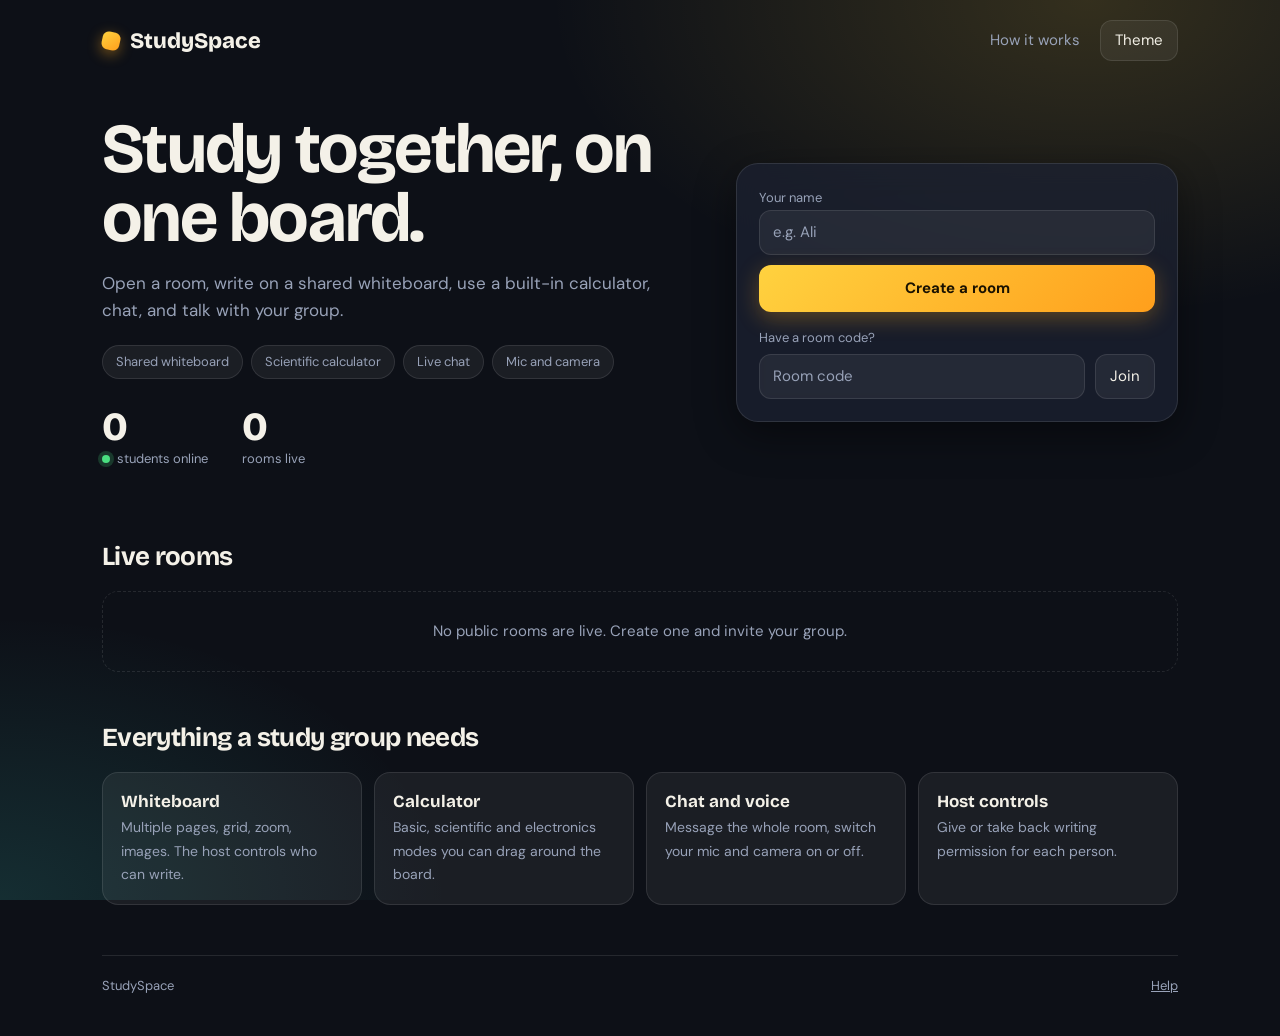
<file: index.html>
<!DOCTYPE html>
<html lang="en"><head><meta charset="utf-8">
<meta name="viewport" content="width=device-width,initial-scale=1">
<title>StudySpace - Study together on one board</title>
<meta name="description" content="StudySpace: group study rooms with a shared whiteboard, calculator, chat, mic and camera.">
<meta name="theme-color" content="#0d1017">
<link rel="icon" href="assets/favicon.svg" type="image/svg+xml">
<link rel="manifest" href="manifest.json">
<link href="https://fonts.googleapis.com/css2?family=Bricolage+Grotesque:wght@500;700;800&family=DM+Sans:wght@400;500;700&display=swap" rel="stylesheet">
<link rel="stylesheet" href="css/base.css">
<link rel="stylesheet" href="css/home.css">
<link rel="stylesheet" href="css/room.css">
<link rel="stylesheet" href="css/calculator.css">
</head><body data-t="dark">

<div id="home">
 <nav class="nav"><div class="logo"><i></i>StudySpace</div><div class="links"><a href="pages/help.html">How it works</a><button id="th" aria-label="Toggle light or dark theme">Theme</button></div></nav>
 <section class="hero">
  <div><h1>Study together, on one board.</h1>
   <p>Open a room, write on a shared whiteboard, use a built-in calculator, chat, and talk with your group.</p>
   <div class="chips"><span>Shared whiteboard</span><span>Scientific calculator</span><span>Live chat</span><span>Mic and camera</span></div>
   <div class="stats"><div><b id="sOn">0</b><span><i class="dot"></i>students online</span></div><div><b id="sRm">0</b><span>rooms live</span></div></div></div>
  <div class="box">
   <label for="nm">Your name</label><input id="nm" placeholder="e.g. Ali" maxlength="20">
   <div class="row"><button class="p" id="mk" style="flex:1;padding:12px">Create a room</button></div>
   <label style="display:block;margin-top:16px" for="jc">Have a room code?</label>
   <div class="row" style="margin:6px 0 0"><input id="jc" placeholder="Room code"><button id="jb">Join</button></div>
  </div>
 </section>
 <section class="sec"><h2>Live rooms</h2><div class="rooms" id="rl"></div></section>
 <section class="sec"><h2>Everything a study group needs</h2><div class="feats">
  <div class="feat"><b>Whiteboard</b><span>Multiple pages, grid, zoom, images. The host controls who can write.</span></div>
  <div class="feat"><b>Calculator</b><span>Basic, scientific and electronics modes you can drag around the board.</span></div>
  <div class="feat"><b>Chat and voice</b><span>Message the whole room, switch your mic and camera on or off.</span></div>
  <div class="feat"><b>Host controls</b><span>Give or take back writing permission for each person.</span></div></div></section>
 <footer><span>StudySpace</span><a href="pages/help.html">Help</a></footer>
</div>

<div class="modal hide" id="cm"><div class="box">
 <h3>Create a room</h3>
 <label for="rn">Room name</label><input id="rn" placeholder="Physics revision" maxlength="30">
 <label for="rc">Room code (leave empty to auto-generate)</label><input id="rc" placeholder="e.g. PHY101" maxlength="12">
 <label for="rv">Visibility</label><select id="rv"><option value="1">Public (shown on home page)</option><option value="0">Private (join with code only)</option></select>
 <div class="row"><button id="cx">Cancel</button><button class="p" id="cg" style="flex:1">Create and open</button></div>
 <div id="ce" style="color:var(--bad)"></div>
</div></div>

<div id="room" class="hide">
 <header class="rhead"><div class="logo"><i></i><span id="rt">Room</span></div><div><span id="rcode" style="color:var(--mu)"></span> <button id="cp">Copy code</button></div></header>
 <div id="bt">
  <button data-tool="pen" class="on">Pen</button><button data-tool="hl">Highlighter</button><button data-tool="er">Eraser</button>
  <input type="color" id="col" value="#1f4fd8" aria-label="Colour"><input type="range" id="sz" min="1" max="24" value="3" aria-label="Size">
  <button id="gd">Grid</button><button id="zo" aria-label="Zoom out">−</button><span id="zl">100%</span><button id="zi" aria-label="Zoom in">+</button>
  <button id="ap">+ Page</button><button id="im">Image</button><input type="file" id="fi" accept="image/*" class="hide">
  <button id="cl">Clear page</button><button id="cc">Calculator</button><span class="ro" id="ro"></span>
 </div>
 <div id="main"><div id="vids"></div><div id="scroll"></div>
  <div id="calc" class="hide"><div id="ch"><b>Calculator</b><button id="cz" style="padding:0 9px" aria-label="Close">×</button></div><div id="cb"></div></div></div>
 <aside id="side"><h3>People <span id="pc"></span></h3><div id="ppl"></div><h3>Chat</h3><div id="chat"></div>
  <form id="cf"><input id="ci" placeholder="Message everyone" autocomplete="off"><button class="p">Send</button></form></aside>
 <div id="ctl"><button id="mic">Mic off</button><button id="cam">Camera off</button><button id="hand">Raise hand</button><button id="lv">Leave</button></div>
</div>

<script src="js/core/config.js"></script>
<script src="js/core/presence.js"></script>
<script src="js/core/rooms.js"></script>
<script src="js/core/permissions.js"></script>
<script src="js/features/whiteboard.js"></script>
<script src="js/features/chat.js"></script>
<script src="js/features/media.js"></script>
<script src="js/features/calculator.js"></script>
<script src="js/main.js"></script>
</body></html>
</file>
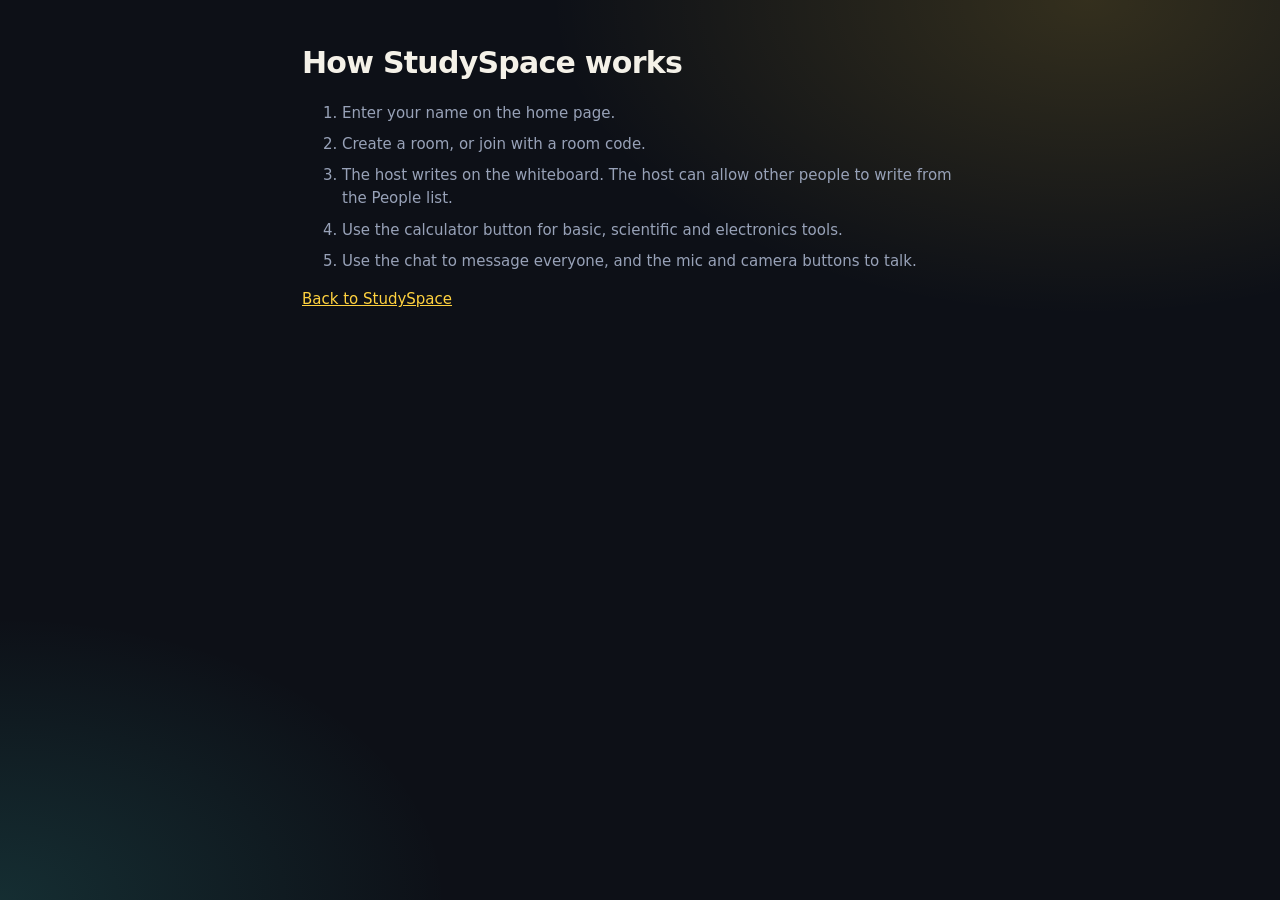
<file: pages/help.html>
<!DOCTYPE html><html lang="en"><head><meta charset="utf-8"><meta name="viewport" content="width=device-width,initial-scale=1"><title>How it works - StudySpace</title>
<link rel="icon" href="../assets/favicon.svg"><link rel="stylesheet" href="../css/base.css">
<style>main{max-width:720px;margin:0 auto;padding:40px 22px}li{margin:8px 0;color:var(--mu)}a{color:var(--ac)}</style></head>
<body data-t="dark"><main><h1>How StudySpace works</h1>
<ol><li>Enter your name on the home page.</li><li>Create a room, or join with a room code.</li><li>The host writes on the whiteboard. The host can allow other people to write from the People list.</li><li>Use the calculator button for basic, scientific and electronics tools.</li><li>Use the chat to message everyone, and the mic and camera buttons to talk.</li></ol>
<p><a href="../index.html">Back to StudySpace</a></p></main></body></html>
</file>
<file: css/base.css>
/* Design tokens, reset, buttons, inputs */
:root{--bg:#0d1017;--bg2:#141925;--pn:rgba(28,34,50,.72);--pn2:rgba(255,255,255,.06);--tx:#f4f1e8;--mu:#98a2b8;--ac:#ffd23f;--ac-2:#ff9f1c;--ac2:#46e3d8;--bd:rgba(255,255,255,.1);--bad:#ff6b6b;--r:16px;--sh:0 12px 40px rgba(0,0,0,.45)}
[data-t=light]{--bg:#f6f3ea;--bg2:#ebe6d6;--pn:rgba(255,255,255,.8);--pn2:rgba(20,25,40,.06);--tx:#171c2b;--mu:#636d85;--bd:rgba(20,25,40,.12);--ac:#e6a800;--ac-2:#d98200;--ac2:#0aa89e;--sh:0 12px 36px rgba(60,50,20,.15)}
*{box-sizing:border-box}html,body{height:100%}
body{margin:0;font:15px/1.55 "DM Sans",system-ui,sans-serif;background:var(--bg);color:var(--tx);-webkit-font-smoothing:antialiased}
body::before{content:"";position:fixed;inset:0;z-index:-1;background:radial-gradient(60% 50% at 85% 0%,rgba(255,210,63,.16),transparent 70%),radial-gradient(50% 45% at 0% 100%,rgba(70,227,216,.14),transparent 70%),var(--bg)}
h1,h2,h3{font-family:"Bricolage Grotesque",system-ui,sans-serif;margin:0;letter-spacing:-.025em}
button,input,select{font:inherit;color:inherit}
button{background:var(--pn2);border:1px solid var(--bd);border-radius:12px;padding:8px 14px;cursor:pointer;transition:transform .15s,background .15s,border-color .15s}
button:hover{border-color:var(--ac);transform:translateY(-1px)}button:active{transform:none}
button:disabled{opacity:.4;cursor:not-allowed;transform:none}
button:focus-visible,input:focus-visible,select:focus-visible{outline:2px solid var(--ac2);outline-offset:2px}
button.p{background:linear-gradient(135deg,var(--ac),var(--ac-2));color:#1a1200;border:0;font-weight:700;box-shadow:0 6px 22px rgba(255,170,30,.3)}
button.on{background:var(--ac2);color:#052321;border-color:var(--ac2);font-weight:600}
button.off{background:rgba(255,107,107,.16);color:var(--bad);border-color:rgba(255,107,107,.4)}
input,select{background:var(--pn2);border:1px solid var(--bd);border-radius:12px;padding:10px 13px;width:100%}
input::placeholder{color:var(--mu)}
label{font-size:13px;color:var(--mu)}
.hide{display:none!important}
.dot{display:inline-block;width:8px;height:8px;border-radius:50%;background:#4ade80;margin-right:7px;box-shadow:0 0 0 4px rgba(74,222,128,.2)}
#toast{position:fixed;bottom:22px;left:50%;transform:translateX(-50%);background:var(--ac);color:#1a1200;padding:10px 18px;border-radius:999px;z-index:99;font-weight:700;box-shadow:var(--sh)}
@media(prefers-reduced-motion:reduce){*{transition:none!important;animation:none!important}}
</file>
<file: css/home.css>
/* Landing page */
#home{max-width:1120px;margin:0 auto;padding:0 22px 40px}
.nav{display:flex;align-items:center;justify-content:space-between;padding:20px 0}
.nav .links{display:flex;gap:10px;align-items:center}.nav a{color:var(--mu);text-decoration:none;padding:6px 10px}.nav a:hover{color:var(--tx)}
.logo{font:800 22px "Bricolage Grotesque";display:flex;gap:10px;align-items:center}
.logo i{width:18px;height:18px;background:linear-gradient(135deg,var(--ac),var(--ac-2));border-radius:6px;transform:rotate(12deg);box-shadow:0 4px 14px rgba(255,170,30,.45)}
.hero{display:grid;grid-template-columns:1.15fr .85fr;gap:36px;align-items:center;padding:34px 0 20px}
.hero h1{font-size:clamp(38px,6.4vw,70px);line-height:.98}
.hero p{color:var(--mu);max-width:48ch;font-size:17px;margin:18px 0 0}
.chips{display:flex;flex-wrap:wrap;gap:8px;margin-top:22px}
.chips span{padding:6px 13px;border:1px solid var(--bd);border-radius:999px;font-size:13px;color:var(--mu);background:var(--pn2)}
.stats{display:flex;gap:34px;margin-top:28px}.stats b{font:800 40px "Bricolage Grotesque";display:block;line-height:1}.stats span{color:var(--mu);font-size:13px}
.box{background:var(--pn);backdrop-filter:blur(16px);-webkit-backdrop-filter:blur(16px);border:1px solid var(--bd);border-radius:22px;padding:22px;box-shadow:var(--sh)}
.row{display:flex;gap:10px;margin-top:10px}
.sec{margin-top:46px}.sec h2{font-size:26px;margin-bottom:14px}
.rooms{display:grid;grid-template-columns:repeat(auto-fill,minmax(300px,1fr));gap:12px}
.room{display:flex;justify-content:space-between;align-items:center;gap:12px;background:var(--pn);border:1px solid var(--bd);border-radius:var(--r);padding:14px 16px;transition:transform .15s,border-color .15s}
.room:hover{transform:translateY(-2px);border-color:var(--ac)}.room small{color:var(--mu)}
.empty{grid-column:1/-1;color:var(--mu);padding:28px;border:1px dashed var(--bd);border-radius:var(--r);text-align:center}
.feats{display:grid;grid-template-columns:repeat(auto-fit,minmax(220px,1fr));gap:12px}
.feat{padding:18px;border:1px solid var(--bd);border-radius:var(--r);background:var(--pn2)}.feat b{font:700 17px "Bricolage Grotesque";display:block;margin-bottom:4px}.feat span{color:var(--mu);font-size:14px}
footer{margin-top:50px;padding-top:20px;border-top:1px solid var(--bd);color:var(--mu);font-size:13px;display:flex;justify-content:space-between;flex-wrap:wrap;gap:8px}
footer a{color:var(--mu)}
.modal{position:fixed;inset:0;background:rgba(5,8,14,.65);backdrop-filter:blur(6px);display:grid;place-items:center;z-index:50;padding:16px}
.modal .box{width:min(440px,100%);display:grid;gap:10px;animation:pop .2s ease-out}
@keyframes pop{from{transform:scale(.96);opacity:0}}
@media(max-width:820px){.hero{grid-template-columns:1fr}.stats b{font-size:32px}}
</file>
<file: css/room.css>
/* Study room layout, toolbar, whiteboard, chat, people */
#room{display:grid;grid-template-columns:1fr 310px;grid-template-rows:auto auto 1fr auto;height:100vh}
.rhead{grid-column:1/-1;display:flex;align-items:center;justify-content:space-between;padding:10px 18px;border-bottom:1px solid var(--bd);background:var(--pn);backdrop-filter:blur(14px)}
#bt{grid-column:1;display:flex;gap:6px;align-items:center;flex-wrap:wrap;padding:10px 14px;margin:10px 0 0 12px;border:1px solid var(--bd);border-radius:16px;background:var(--pn);backdrop-filter:blur(14px)}
#bt button{padding:6px 11px;font-size:14px}#bt input[type=color]{width:38px;height:34px;padding:2px;border-radius:10px}#bt input[type=range]{width:90px;padding:0;accent-color:var(--ac)}
#bt .ro{color:var(--mu);font-size:13px;margin-left:auto}
#main{position:relative;overflow:hidden;grid-column:1}
#scroll{height:100%;overflow:auto;padding:18px 20px}
.pg{position:relative;margin:0 auto 8px;background-color:#fffef9;border-radius:6px;box-shadow:0 10px 40px rgba(0,0,0,.4)}
.pg.grid{background-image:linear-gradient(rgba(0,0,0,.08) 1px,transparent 1px),linear-gradient(90deg,rgba(0,0,0,.08) 1px,transparent 1px);background-size:30px 30px}
.pg canvas{display:block;width:100%;height:100%;touch-action:none;cursor:crosshair}
.pn{text-align:center;color:var(--mu);font-size:13px;margin-bottom:24px}
#side{grid-column:2;grid-row:2/5;border-left:1px solid var(--bd);display:flex;flex-direction:column;min-height:0;background:var(--pn);backdrop-filter:blur(14px)}
#side h3{font-size:15px;padding:14px 16px 6px}
#ppl{padding:0 10px;max-height:34%;overflow:auto}
.pp{display:flex;align-items:center;gap:6px;padding:6px;font-size:14px;border-radius:10px}.pp:hover{background:var(--pn2)}
.pp span{flex:1;overflow:hidden;text-overflow:ellipsis;white-space:nowrap}.pp button{padding:2px 9px;font-size:12px}
#chat{flex:1;overflow:auto;padding:6px 16px;font-size:14px;min-height:0}
.m{margin:8px 0;padding:8px 11px;background:var(--pn2);border-radius:12px}.m b{color:var(--ac2)}.m small{color:var(--mu);margin-left:6px}
#cf{display:flex;gap:6px;padding:12px}
#ctl{grid-column:1;display:flex;gap:8px;justify-content:center;flex-wrap:wrap;padding:12px;border-top:1px solid var(--bd);background:var(--pn);backdrop-filter:blur(14px)}
#ctl button{border-radius:999px;padding:9px 18px}#lv{background:var(--bad)!important;color:#fff!important;border:0!important}
#vids{position:absolute;right:16px;top:12px;display:flex;gap:8px;z-index:5}
#vids video{width:140px;height:96px;object-fit:cover;border-radius:14px;border:2px solid var(--ac2);background:#000;box-shadow:var(--sh)}
@media(max-width:820px){#room{grid-template-columns:1fr;grid-template-rows:auto auto 1fr auto 230px}#bt{margin:8px}#side{grid-column:1;grid-row:5;border-left:0;border-top:1px solid var(--bd)}#vids video{width:92px;height:66px}}
</file>
<file: css/calculator.css>
/* Floating calculator */
#calc{position:absolute;left:34px;top:34px;width:300px;background:var(--pn);backdrop-filter:blur(18px);-webkit-backdrop-filter:blur(18px);border:1px solid var(--bd);border-radius:20px;box-shadow:var(--sh);z-index:20;resize:both;overflow:auto;min-width:260px}
#ch{padding:10px 14px;cursor:move;display:flex;justify-content:space-between;align-items:center;background:var(--pn2);border-radius:20px 20px 0 0}
#cb{padding:12px}#cd{font:600 26px "DM Sans";text-align:right;padding:8px 4px;min-height:48px;overflow-x:auto}
.tabs{display:flex;gap:4px;margin-bottom:8px}.tabs button{flex:1;padding:5px;font-size:13px}
.keys{display:grid;grid-template-columns:repeat(5,1fr);gap:6px;margin-top:8px}.keys button{padding:10px 0;border-radius:12px}
</file>
